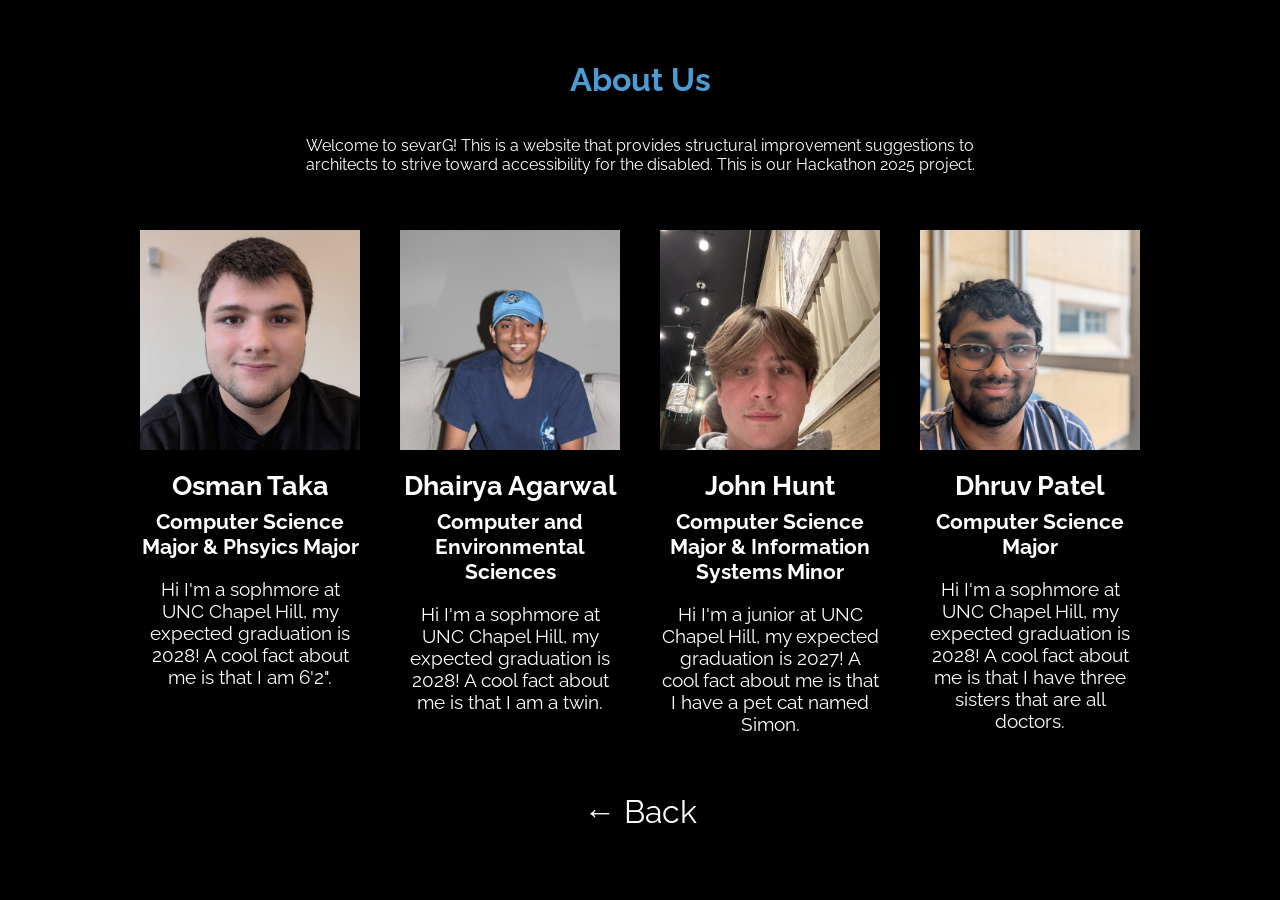
<file: hover-demo/about.html>
<!DOCTYPE html>
<html lang="en">
<head>
  <meta charset="UTF-8" />
  <meta name="viewport" content="width=device-width, initial-scale=1.0" />
  <title>About Us</title>
  <link rel="stylesheet" href="hover-menu.css" />
  <link href="https://fonts.googleapis.com/css?family=Raleway:400,700&display=swap" rel="stylesheet">
</head>
<body style="background: #000;">
  <div style="color: white; font-family: 'Raleway', sans-serif; padding: 40px;">
    <div style="display: flex; flex-direction: column; align-items: center;">
      <h1 style="color: #4B9CD3; text-align: center;">About Us</h1>
      <p style="text-align: center; max-width: 700px;">Welcome to sevarG! This is a website that provides structural improvement suggestions to architects to strive toward accessibility for the disabled. This is our Hackathon 2025 project.</p>
      <div style="display: flex; flex-wrap: wrap; gap: 40px; justify-content: center; margin-top: 40px;">
        <div style="width: 220px; text-align: center;">
          <img src="images/pfp.Osman.jpg" alt="Osman Taka" style="width: 220px; height: 220px; background: #222; object-fit: cover; margin-bottom: 16px;" />
          <h2 style="font-size: 20pt; margin: 0;">Osman Taka</h2>
                  <h3 style="font-size: 16pt; margin: 8px 0 0 0;">Computer Science Major & Phsyics Major</h3>
          <p style="font-size: 14pt;">Hi I'm a sophmore at UNC Chapel Hill, my expected graduation is 2028! A cool fact about me is that I am 6'2".</p>
        </div>
        <div style="width: 220px; text-align: center;">
          <img src="images/pfp.dhairya.jpg" alt="Dhairya Agarwal" style="width: 220px; height: 220px; background: #222; object-fit: cover; margin-bottom: 16px;" />
          <h2 style="font-size: 20pt; margin: 0;">Dhairya Agarwal</h2>
                  <h3 style="font-size: 16pt; margin: 8px 0 0 0;">Computer and Environmental Sciences</h3>

          <p style="font-size: 14pt;">Hi I'm a sophmore at UNC Chapel Hill, my expected graduation is 2028! A cool fact about me is that I am a twin.</p>
        </div>
        <div style="width: 220px; text-align: center;">
          <img src="images/pfp.John.jpg" alt="John Hunt" style="width: 220px; height: 220px; background: #222; object-fit: cover; margin-bottom: 16px;" />
          <h2 style="font-size: 20pt; margin: 0;">John Hunt</h2>
          <h3 style="font-size: 16pt; margin: 8px 0 0 0;">Computer Science Major & Information Systems Minor</h3>
          <p style="font-size: 14pt;">Hi I'm a junior at UNC Chapel Hill, my expected graduation is 2027! A cool fact about me is that I have a pet cat named Simon.</p>
        </div>
        <div style="width: 220px; text-align: center;">
          <img src="images/pfp.dhruv.jpg" alt="Dhruv Patel" style="width: 220px; height: 220px; background: #222; object-fit: cover; margin-bottom: 16px;" />
          <h2 style="font-size: 20pt; margin: 0;">Dhruv Patel</h2>
        <h3 style="font-size: 16pt; margin: 8px 0 0 0;">Computer Science Major</h3>
          <p style="font-size: 14pt;">Hi I'm a sophmore at UNC Chapel Hill, my expected graduation is 2028! A cool fact about me is that I have three sisters that are all doctors.</p>
        </div>
      </div>
      <a href="index.html" style="color: #fff; font-size: 24pt; text-decoration: none; display: block; margin-top: 40px;">&larr; Back</a>
    </div>
  </div>
</body>
</html>
</file>
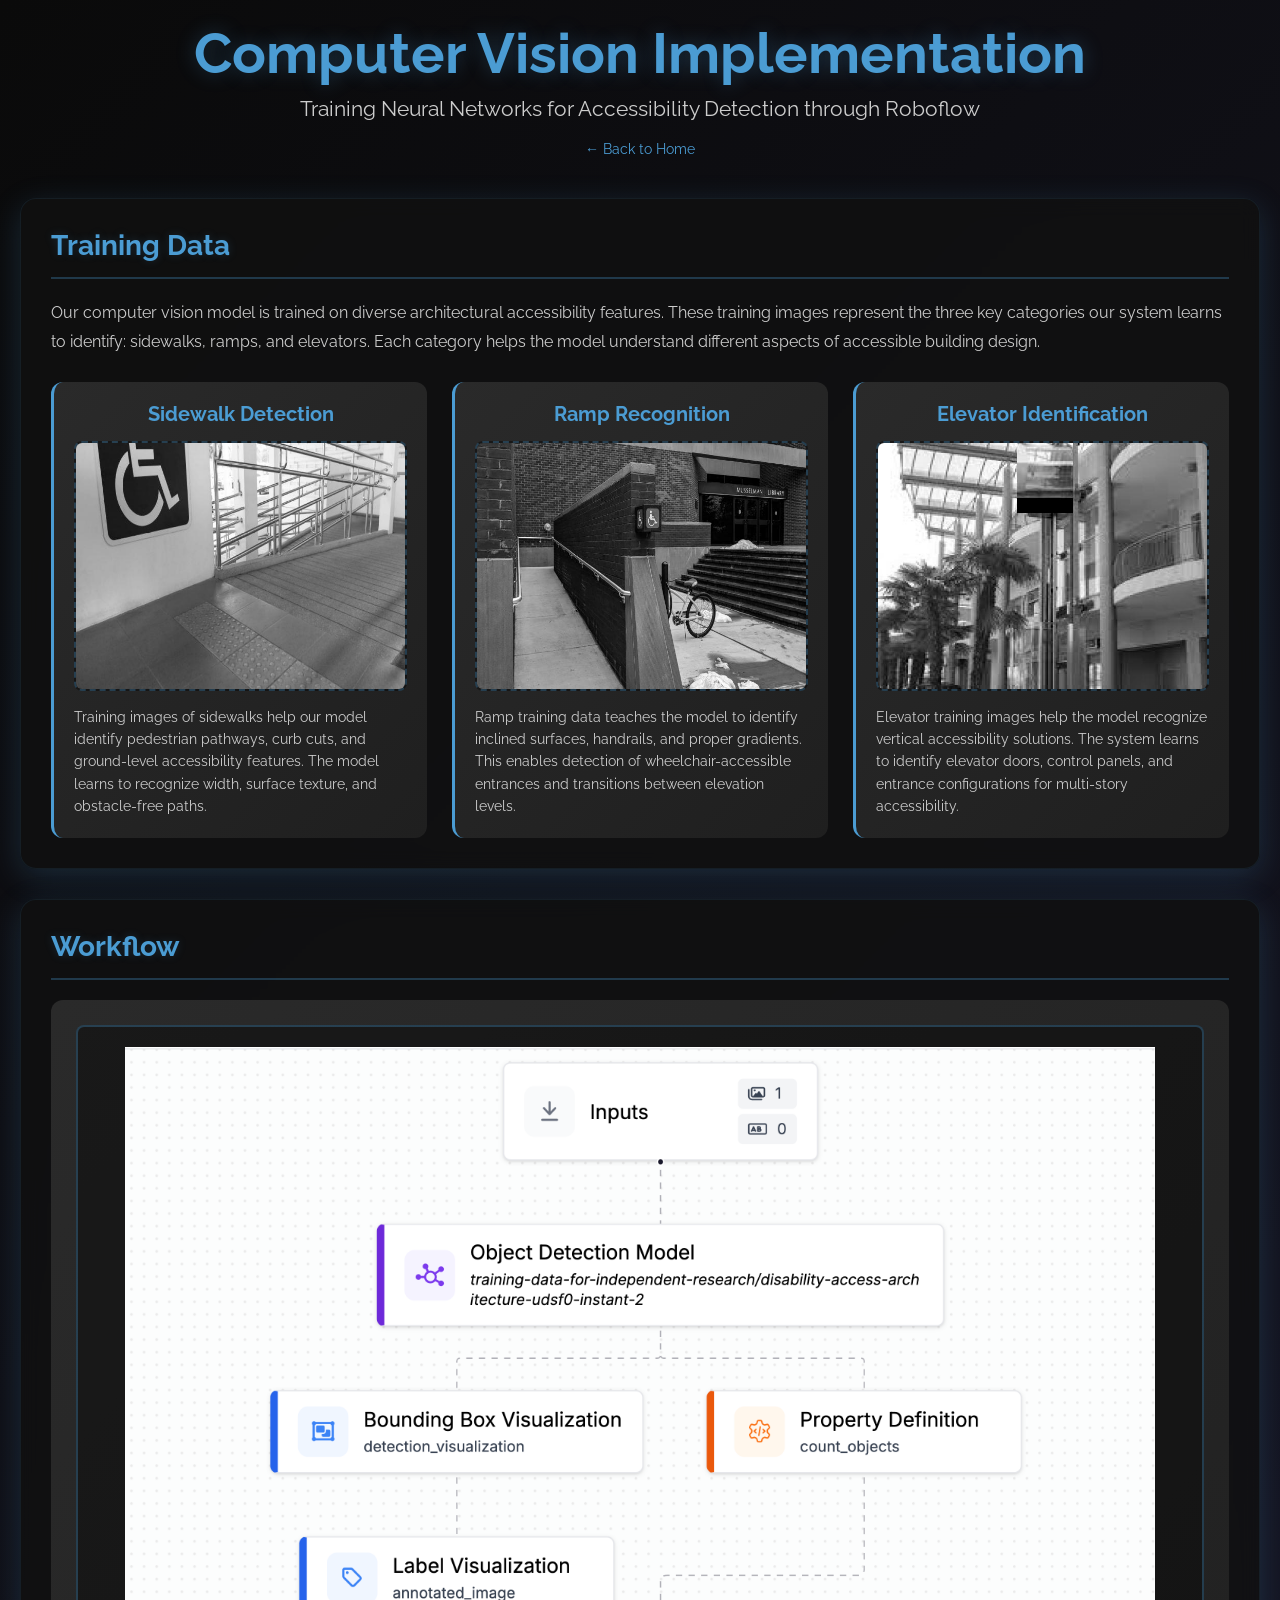
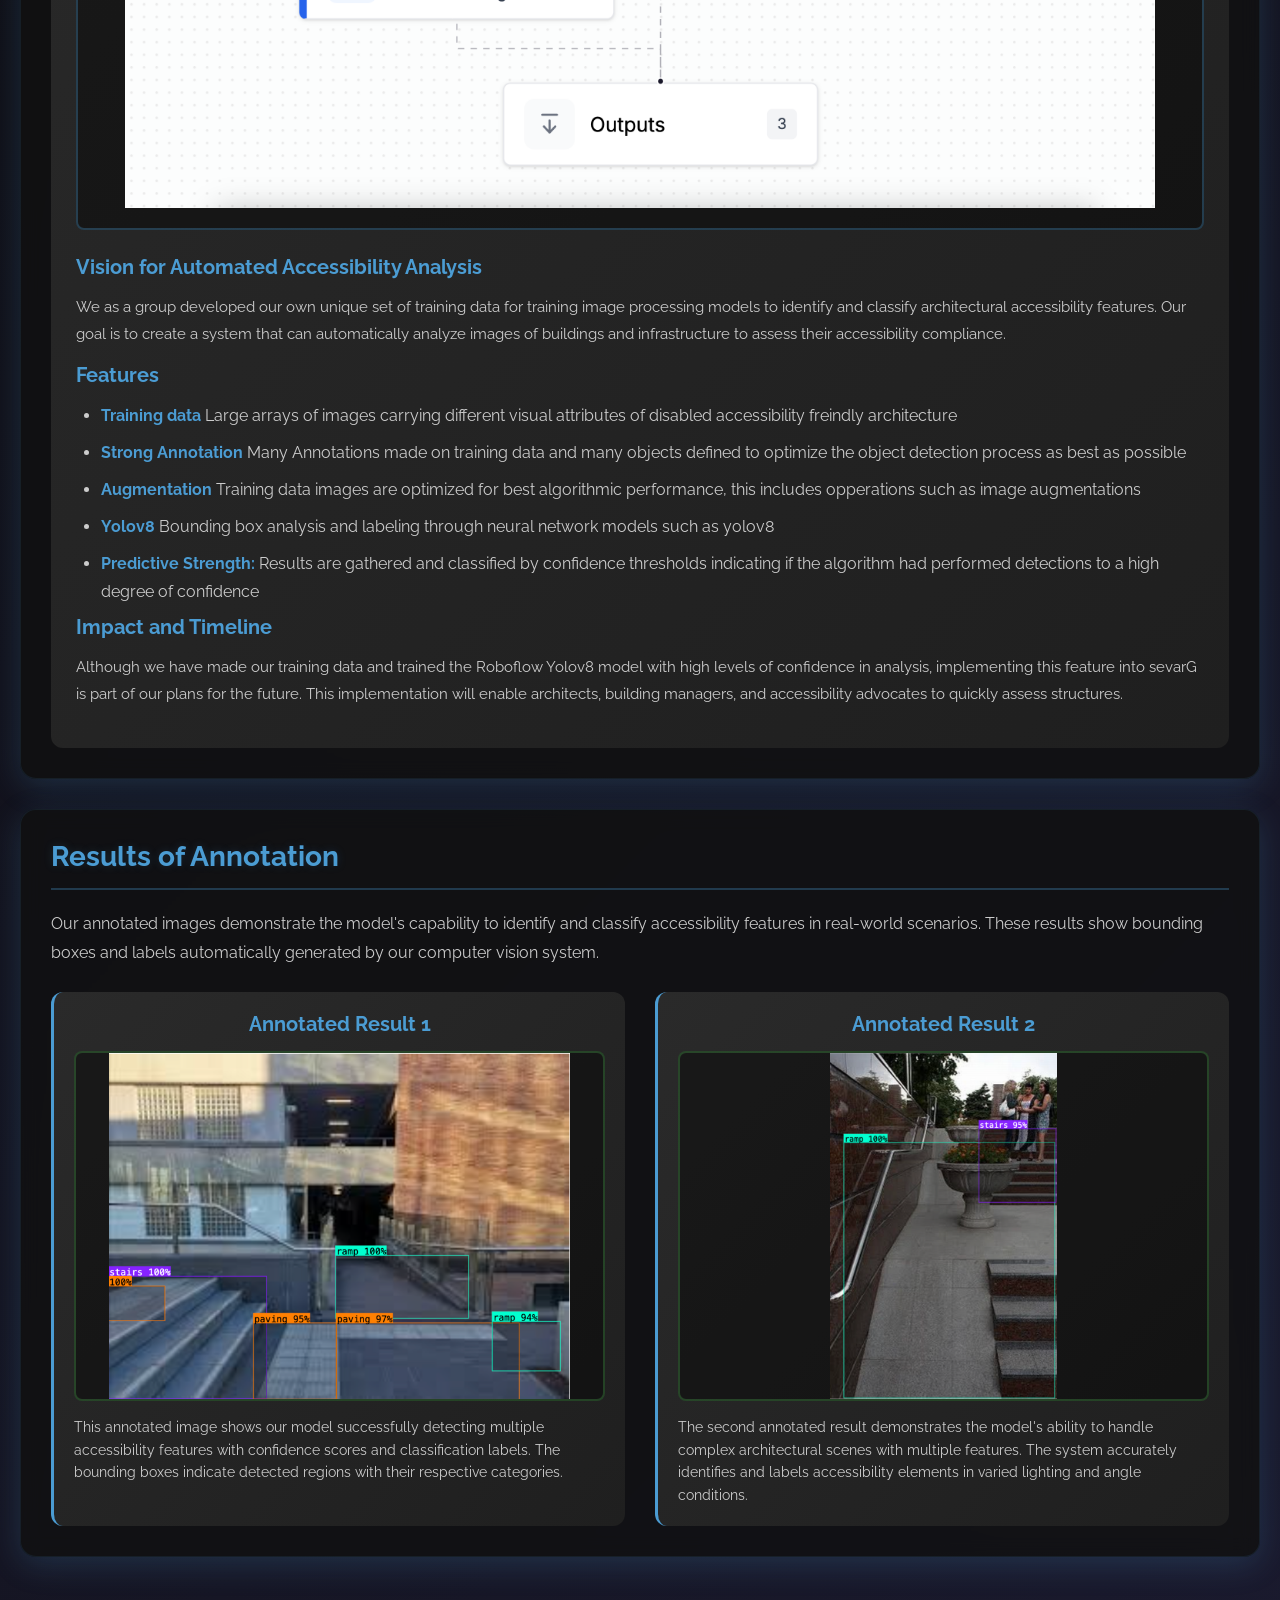
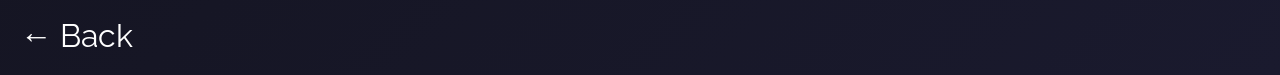
<file: hover-demo/future.html>
<!DOCTYPE html>
<html lang="en">
<head>
  <meta charset="UTF-8" />
  <meta name="viewport" content="width=device-width, initial-scale=1.0" />
  <title>Computer Vision Implementation - sevarG</title>
  <link rel="stylesheet" href="future.css" />
  <link href="https://fonts.googleapis.com/css?family=Raleway:400,700&display=swap" rel="stylesheet">
</head>
<body>
  <div class="header">
    <h1>Computer Vision Implementation</h1>
    <p class="subtitle">Training Neural Networks for Accessibility Detection through Roboflow</p>
    <a href="index.html" class="back-link">← Back to Home</a>
  </div>

  <div class="container">
    <section class="section">
      <h2 class="section-title">Training Data</h2>
      <p class="section-description">
        Our computer vision model is trained on diverse architectural accessibility features. These training images represent the three key categories our system learns to identify: sidewalks, ramps, and elevators. Each category helps the model understand different aspects of accessible building design.
      </p>
      
      <div class="training-grid">
        <div class="training-item">
          <h3>Sidewalk Detection</h3>
          <div class="image-container">
            <img src="images-future/pavement.jpg" alt="Training data - Sidewalk" />
          </div>
          <p class="training-description">
            Training images of sidewalks help our model identify pedestrian pathways, curb cuts, and ground-level accessibility features. The model learns to recognize width, surface texture, and obstacle-free paths.
          </p>
        </div>

        <div class="training-item">
          <h3>Ramp Recognition</h3>
          <div class="image-container">
            <img src="images-future/ramp.jpg" alt="Training data - Ramp" />
          </div>
          <p class="training-description">
            Ramp training data teaches the model to identify inclined surfaces, handrails, and proper gradients. This enables detection of wheelchair-accessible entrances and transitions between elevation levels.
          </p>
        </div>

        <div class="training-item">
          <h3>Elevator Identification</h3>
          <div class="image-container">
            <img src="images-future/elevator.jpg" alt="Training data - Elevator" />
          </div>
          <p class="training-description">
            Elevator training images help the model recognize vertical accessibility solutions. The system learns to identify elevator doors, control panels, and entrance configurations for multi-story accessibility.
          </p>
        </div>
      </div>
    </section>
    <section class="section">
      <h2 class="section-title">Workflow</h2>
      <div class="implementation-content">
        <div class="workflow-image-container">
          <img src="images-future/workflow.png" alt="Workflow diagram" />
        </div>
        <h3>Vision for Automated Accessibility Analysis</h3>
        <p>
          We as a group developed our own unique set of training data for training image processing models to identify and classify architectural accessibility features. Our goal is to create a system that can automatically analyze images of buildings and infrastructure to assess their accessibility compliance.
        </p>

        <h3>Features</h3>
        <ul>
          <li><strong>Training data</strong> Large arrays of images carrying different visual attributes of disabled accessibility freindly architecture </li>
          <li><strong>Strong Annotation</strong> Many Annotations made on training data and many objects defined to optimize the object detection process as best as possible</li>
          <li><strong>Augmentation</strong> Training data images are optimized for best algorithmic performance, this includes opperations such as image augmentations</li>
          <li><strong>Yolov8</strong> Bounding box analysis and labeling through neural network models such as yolov8</li>
          <li><strong>Predictive Strength:</strong> Results are gathered and classified by confidence thresholds indicating if the algorithm had performed detections to a high degree of confidence</li>
        </ul>
        <h3>Impact and Timeline</h3>
        <p>
          Although we have made our training data and trained the Roboflow Yolov8 model with high levels of confidence in analysis, implementing this feature into sevarG is part of our plans for the future. This implementation will enable architects, building managers, and accessibility advocates to quickly assess structures.
        </p>
      </div>
    </section>
    <section class="section">
      <h2 class="section-title">Results of Annotation</h2>
      <p class="section-description">
        Our annotated images demonstrate the model's capability to identify and classify accessibility features in real-world scenarios. These results show bounding boxes and labels automatically generated by our computer vision system.
      </p>
      
      <div class="results-grid">
        <div class="result-item">
          <h3>Annotated Result 1</h3>
          <div class="result-image-container">
            <img src="images-future/annotation_!.png" alt="Annotated detection result 1" />
          </div>
          <p class="result-description">
            This annotated image shows our model successfully detecting multiple accessibility features with confidence scores and classification labels. The bounding boxes indicate detected regions with their respective categories.
          </p>
        </div>

        <div class="result-item">
          <h3>Annotated Result 2</h3>
          <div class="result-image-container">
            <img src="images-future/annotation_2.png" alt="Annotated detection result 2" />
          </div>
          <p class="result-description">
            The second annotated result demonstrates the model's ability to handle complex architectural scenes with multiple features. The system accurately identifies and labels accessibility elements in varied lighting and angle conditions.
          </p>
        </div>
      </div>
    </section>
  </div>
</body>
            </div>
            
            <a href="index.html" style="color: #fff; font-size: 24pt; text-decoration: none; display: block; margin-top: 60px;">&larr; Back</a>
        </div>
</html>
</file>
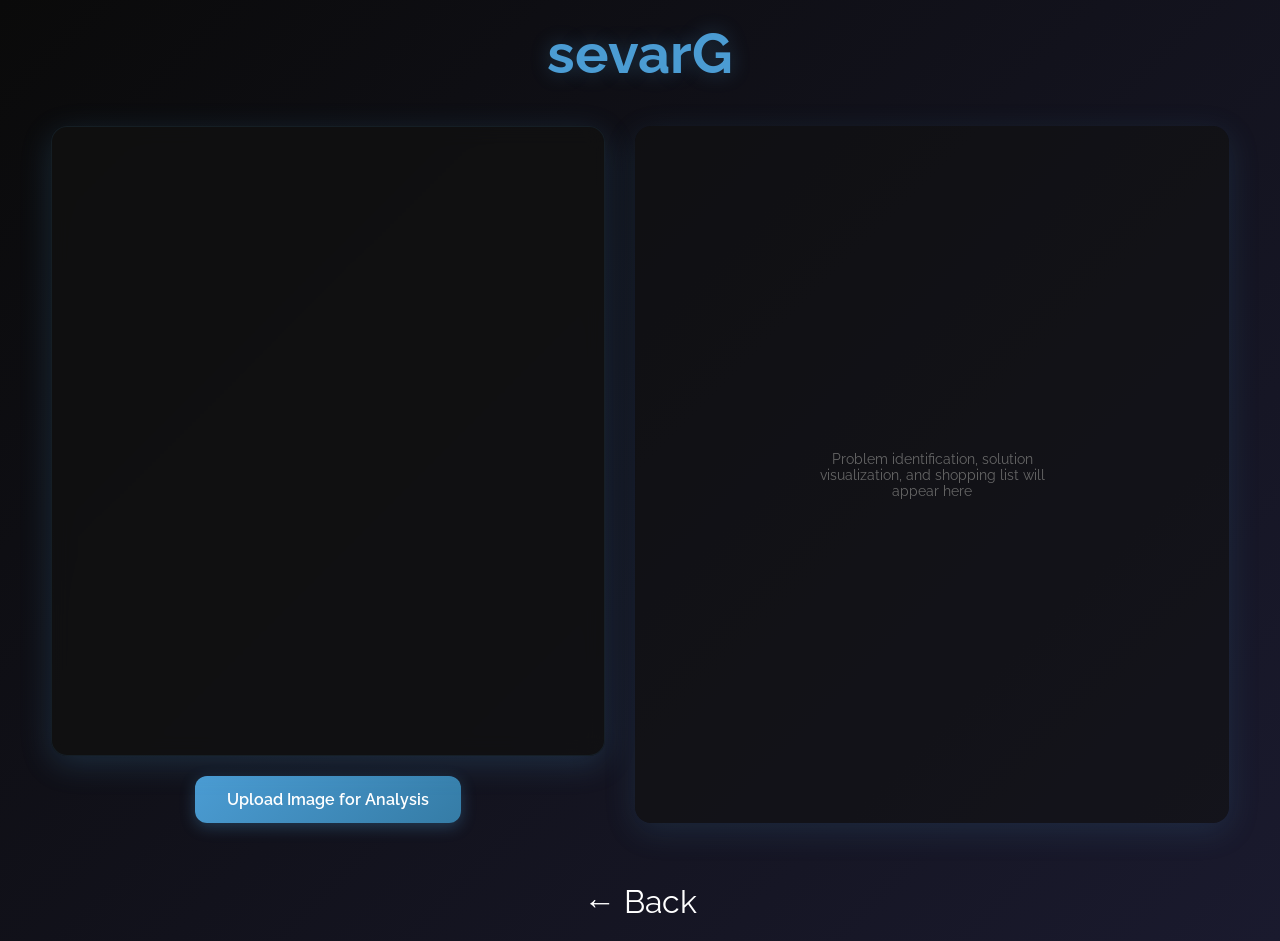
<file: hover-demo/sevarG.html>
<!DOCTYPE html>
<html lang="en">
<head>
  <meta charset="UTF-8" />
  <meta name="viewport" content="width=device-width, initial-scale=1.0" />
  <title>sevarG Chat</title>
  <link href="https://fonts.googleapis.com/css?family=Raleway:400,700&display=swap" rel="stylesheet">
  <link rel="stylesheet" href="sevarG.css">
</head>

<body>
  <h1>sevarG</h1>
  <div id="sevarg-layout">
    <div id="chat-section">
      <div id="chat-container"></div>
      <div id="loading">Analyzing image... please wait <span class="spinner"></span></div>

      <label for="file-upload" id="upload-label">Upload Image for Analysis</label>
      <input type="file" id="file-upload" accept="image/*" />
    </div>

    <div id="image-section">
      <img id="problem-output" alt="Problem Identification" style="display: none;" />
      <img id="solution-output" alt="Accessibility Solution" style="display: none;" />
      <div id="shopping-list-container" style="display: none;"></div>
      <p id="no-image-msg">Problem identification, solution visualization, and shopping list will appear here</p>
    </div>
  </div>

  <script>
    const fileInput = document.getElementById('file-upload');
    const chatContainer = document.getElementById('chat-container');
    const loading = document.getElementById('loading');
    const problemImg = document.getElementById('problem-output');
    const solutionImg = document.getElementById('solution-output');
    const shoppingListContainer = document.getElementById('shopping-list-container');
    const noImageMsg = document.getElementById('no-image-msg');

    const appendMessage = (text, sender, isHTML = false) => {
      const msg = document.createElement('div');
      msg.classList.add('message', sender);
      msg.innerHTML = isHTML ? text : text.replace(/\n/g, '<br>');
      chatContainer.appendChild(msg);
      chatContainer.scrollTop = chatContainer.scrollHeight;
    };

    const formatGeminiResponse = (text) => {
      let html = '<h3>Accessibility Analysis</h3>';
      const lowerText = text.toLowerCase();
      if (lowerText.includes('fully accessible') || lowerText.includes('good accessibility')) {
        html += '<span class="status-badge status-accessible">Accessible</span>';
      } else if (lowerText.includes('limited accessibility') || lowerText.includes('some features')) {
        html += '<span class="status-badge status-needs-improvement">Needs Improvement</span>';
      } else if (lowerText.includes('no') || lowerText.includes('not accessible')) {
        html += '<span class="status-badge status-inaccessible">Inaccessible</span>';
      }

      text = text.replace(/\*\*([^*]+)\*\*/g, '<strong>$1</strong>');
      
      const sections = text.split(/\n\n+/);
      sections.forEach(section => {
        section = section.trim();
        if (!section) return;

        if (section.startsWith('##')) {
          const heading = section.replace(/^##\s*/, '');
          html += `<h4>${heading}</h4>`;
        } else if (section.includes('\n* ') || section.includes('\n- ') || section.includes('\n- **')) {
          const items = section.split('\n').filter(s => s.trim()).map(item => {
            let cleanItem = item.replace(/^[-*]\s*/, '').trim();
            return `<li>${cleanItem}</li>`;
          });
          html += '<ul>' + items.join('') + '</ul>';
        } else if (/^\d+\.\s/.test(section)) {
          const items = section.split(/(?=\d+\.\s)/).map(item => {
            let cleanItem = item.replace(/^\d+\.\s*/, '').trim();
            return `<li>${cleanItem}</li>`;
          });
          html += '<ol>' + items.join('') + '</ol>';
        } else {
          html += `<p>${section}</p>`;
        }
      });
      return html;
    };

    const displayShoppingList = (shoppingList) => {
      if (!shoppingList || shoppingList.length === 0) {
        return;
      }

      shoppingListContainer.innerHTML = `
        <div class="shopping-list-header">
          <h3>Lowe's Shopping List</h3>
          <p class="shopping-subtitle">Products to improve accessibility</p>
        </div>
        <div class="shopping-items">
          ${shoppingList.map(item => `
            <div class="shopping-item">
              <div class="item-header">
                <h4 class="item-name">${item.product_name}</h4>
                <span class="item-price">${item.price_range}</span>
              </div>
              <div class="item-category">${item.category}</div>
              <p class="item-description">${item.description}</p>
              <a href="${item.url}" target="_blank" class="item-link">
                View at Lowe's
              </a>
            </div>
          `).join('')}
        </div>
      `;
      shoppingListContainer.style.display = 'block';
    };

    const typeFormattedText = async (html, sender) => {
      const msg = document.createElement('div');
      msg.classList.add('message', sender);
      chatContainer.appendChild(msg);
      msg.style.opacity = '0';
      msg.innerHTML = html;
      await new Promise(r => setTimeout(r, 100));
      msg.style.transition = 'opacity 0.5s ease';
      msg.style.opacity = '1';
      chatContainer.scrollTop = chatContainer.scrollHeight;
    };

    fileInput.addEventListener('change', async (event) => {
      const file = event.target.files[0];
      if (!file) return;

      problemImg.style.display = 'none';
      solutionImg.style.display = 'none';
      shoppingListContainer.style.display = 'none';
      noImageMsg.style.display = 'block';

      appendMessage(`Uploaded: ${file.name}`, 'user');
      loading.style.display = 'block';

      const formData = new FormData();
      formData.append('file', file);

      try {
        const res = await fetch('https://sevarg.onrender.com/gemini', {
          method: 'POST',
          body: formData
        });

        const data = await res.json();
        console.log('Full response:', data);
        
        loading.style.display = 'none';

        if (data.response) {
          const formattedHTML = formatGeminiResponse(data.response);
          await typeFormattedText(formattedHTML, 'ai');
        }

        if (data.problem_image) {
          console.log('Displaying problem identification image');
          problemImg.src = data.problem_image;
          problemImg.style.display = 'block';
          noImageMsg.style.display = 'none';
        }

        if (data.shopping_list && data.shopping_list.length > 0) {
          console.log('Displaying shopping list');
          displayShoppingList(data.shopping_list);
        }

      } catch (err) {
        loading.style.display = 'none';
        console.error('Error:', err);
        appendMessage(`Error: ${err.message}`, 'ai');
      }
    });
  </script>
</body>
            </div>
            
            <a href="index.html" style="color: #fff; font-size: 24pt; text-decoration: none; display: block; margin-top: 60px;">&larr; Back</a>
        </div>

</html>
</file>
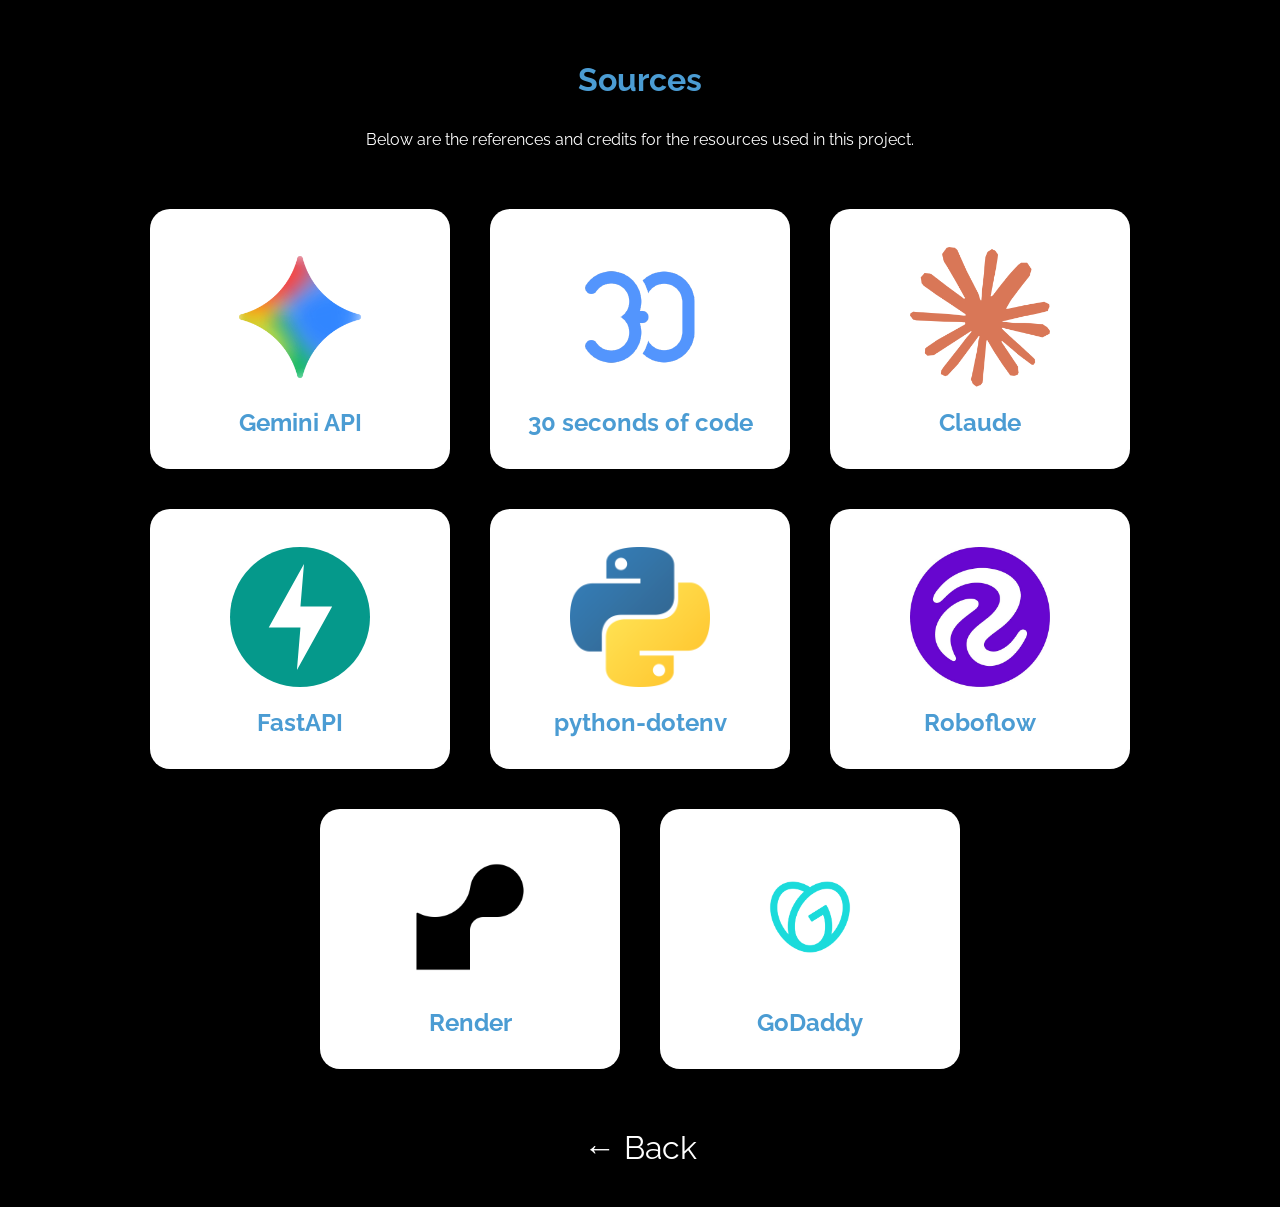
<file: hover-demo/sources.html>
<!DOCTYPE html>
<html lang="en">
<head>
    <meta charset="UTF-8" />
    <meta name="viewport" content="width=device-width, initial-scale=1.0" />
    <title>Sources</title>
    <link href="https://fonts.googleapis.com/css?family=Raleway:400,700&display=swap" rel="stylesheet">
</head>
<body style="background: #000; margin: 0; padding: 0;">
    <div style="color: white; font-family: 'Raleway', sans-serif; padding: 40px;">
        <div style="display: flex; flex-direction: column; align-items: center;">
            <h1 style="color: #4B9CD3; text-align: center; margin-bottom: 16px;">Sources</h1>
            <p style="text-align: center; max-width: 700px; margin-bottom: 60px;">Below are the references and credits for the resources used in this project.</p>
            
            <div style="width: 100%; max-width: 1100px; display: flex; flex-wrap: wrap; justify-content: center; gap: 40px;">
    
                <div style="flex: 1 1 250px; max-width: 300px; min-width: 200px; height: 260px; display: flex; flex-direction: column; align-items: center; justify-content: space-between; background: #fff; border-radius: 20px; padding: 32px 16px; box-sizing: border-box;">
                    <div style="flex: 1; display: flex; align-items: center; justify-content: center; width: 100%;">
                        <img src="image-sources/geminiapi_logo.webp" alt="Gemini API logo" style="width: 140px; height: 140px; object-fit: contain;" />
                    </div>
                    <span style="color: #4B9CD3; font-size: 18pt; font-weight: bold; text-align: center; margin-top: 16px;">Gemini API</span>
                </div>

                <div style="flex: 1 1 250px; max-width: 300px; min-width: 200px; height: 260px; display: flex; flex-direction: column; align-items: center; justify-content: space-between; background: #fff; border-radius: 20px; padding: 32px 16px; box-sizing: border-box;">
                    <div style="flex: 1; display: flex; align-items: center; justify-content: center; width: 100%;">
                        <img src="image-sources/30seconds_logo.png" alt="30 seconds of code logo" style="width: 140px; height: 140px; object-fit: contain;" />
                    </div>
                    <span style="color: #4B9CD3; font-size: 18pt; font-weight: bold; text-align: center; margin-top: 16px;">30 seconds of code</span>
                </div>

                <div style="flex: 1 1 250px; max-width: 300px; min-width: 200px; height: 260px; display: flex; flex-direction: column; align-items: center; justify-content: space-between; background: #fff; border-radius: 20px; padding: 32px 16px; box-sizing: border-box;">
                    <div style="flex: 1; display: flex; align-items: center; justify-content: center; width: 100%;">
                        <img src="image-sources/claude_logo.png" alt="Claude logo" style="width: 140px; height: 140px; object-fit: contain;" />
                    </div>
                    <span style="color: #4B9CD3; font-size: 18pt; font-weight: bold; text-align: center; margin-top: 16px;">Claude</span>
                </div>

                <div style="flex: 1 1 250px; max-width: 300px; min-width: 200px; height: 260px; display: flex; flex-direction: column; align-items: center; justify-content: space-between; background: #fff; border-radius: 20px; padding: 32px 16px; box-sizing: border-box;">
                    <div style="flex: 1; display: flex; align-items: center; justify-content: center; width: 100%;">
                        <img src="image-sources/fastapi_logo.svg" alt="FastAPI logo" style="width: 140px; height: 140px; object-fit: contain;" />
                    </div>
                    <span style="color: #4B9CD3; font-size: 18pt; font-weight: bold; text-align: center; margin-top: 16px;">FastAPI</span>
                </div>

                <div style="flex: 1 1 250px; max-width: 300px; min-width: 200px; height: 260px; display: flex; flex-direction: column; align-items: center; justify-content: space-between; background: #fff; border-radius: 20px; padding: 32px 16px; box-sizing: border-box;">
                    <div style="flex: 1; display: flex; align-items: center; justify-content: center; width: 100%;">
                        <img src="image-sources/python_logo.png" alt="python-dotenv logo" style="width: 140px; height: 140px; object-fit: contain;" />
                    </div>
                    <span style="color: #4B9CD3; font-size: 18pt; font-weight: bold; text-align: center; margin-top: 16px;">python-dotenv</span>
                </div>
                                <div style="flex: 1 1 250px; max-width: 300px; min-width: 200px; height: 260px; display: flex; flex-direction: column; align-items: center; justify-content: space-between; background: #fff; border-radius: 20px; padding: 32px 16px; box-sizing: border-box;">
                    <div style="flex: 1; display: flex; align-items: center; justify-content: center; width: 100%;">
                        <img src="image-sources/roboflow.jpg" alt="Roboflow" style="width: 140px; height: 140px; object-fit: contain;" />
                    </div>
                    <span style="color: #4B9CD3; font-size: 18pt; font-weight: bold; text-align: center; margin-top: 16px;">Roboflow</span>
                </div>
                 <div style="flex: 1 1 250px; max-width: 300px; min-width: 200px; height: 260px; display: flex; flex-direction: column; align-items: center; justify-content: space-between; background: #fff; border-radius: 20px; padding: 32px 16px; box-sizing: border-box;">
                    <div style="flex: 1; display: flex; align-items: center; justify-content: center; width: 100%;">
                        <img src="image-sources/render_logo.jpg" alt="python-dotenv logo" style="width: 140px; height: 140px; object-fit: contain;" />
                    </div>
                    <span style="color: #4B9CD3; font-size: 18pt; font-weight: bold; text-align: center; margin-top: 16px;">Render</span>
                </div>
                <div style="flex: 1 1 250px; max-width: 300px; min-width: 200px; height: 260px; display: flex; flex-direction: column; align-items: center; justify-content: space-between; background: #fff; border-radius: 20px; padding: 32px 16px; box-sizing: border-box;">
                    <div style="flex: 1; display: flex; align-items: center; justify-content: center; width: 100%;">
                        <img src="image-sources/godaddy_logo.png" alt="python-dotenv logo" style="width: 140px; height: 140px; object-fit: contain;" />
                    </div>
                    <span style="color: #4B9CD3; font-size: 18pt; font-weight: bold; text-align: center; margin-top: 16px;">GoDaddy</span>
                </div>

            </div>

            
            
            <a href="index.html" style="color: #fff; font-size: 24pt; text-decoration: none; display: block; margin-top: 60px;">&larr; Back</a>
        </div>
    </div>
</body>
</html>
</file>
<file: hover-demo/hover-menu.css>
.center-hover-wrapper {
  position: absolute;
  top: 50%;
  left: 50%;
  transform: translate(-50%, -50%);
  display: flex;
  flex-direction: column;
  align-items: center;
  justify-content: center;
  width: 100vw;
  z-index: 10;
}
.hover-menu {
  position: relative;
  display: flex;
  flex-direction: column;
  align-items: center;
  justify-content: center;
  background: none;
  margin: 0;
  width: auto;
  text-align: center;
  box-sizing: border-box;
}
.hover-menu nav {
  position: static;
  width: auto;
  background: none;
  transition: 0.3s ease-in-out;
  display: flex;
  flex-direction: column;
  justify-content: center;
  align-items: center;
  opacity: 1;
  pointer-events: auto;
  z-index: 11;
  margin-top: 24px;
}
.hover-menu nav a {
  text-decoration: none;
  font-size: 1.5rem;
  font-family: 'Raleway', sans-serif;
  display: block;
  color: #fff;
  opacity: 0.9;
  position: relative;
  transition: 0.3s ease-in-out;
  margin: 18px 0;
  background: none;
  box-shadow: none;
  padding: 0 0 0 0;
  text-align: center;
}

.responsive-logo {
  width: calc(320px * var(--logo-scale, 1));
  max-width: calc(32vw * var(--logo-scale, 1));
  min-width: calc(180px * var(--logo-scale, 1));
  height: auto;
  object-fit: contain;
  display: block;
  border-radius: 32px;
  margin: calc(60px * var(--logo-scale, 1)) auto 0 auto;
  background: none;
  box-shadow: none;
}
.hover-menu {
  position: relative;
  overflow: hidden;
  margin: 0;
  width: 100vw;
  background: transparent;
  text-align: center;
  box-sizing: border-box;
}
.hover-menu nav {
  position: absolute;
  top: 0;
  left: -120px;
  width: 120px;
  height: 100%;
  background: none;
  transition: 0.3s ease-in-out;
  display: flex;
  flex-direction: column;
  justify-content: center;
  opacity: 0;
  pointer-events: none;
  box-shadow: none;
  z-index: 3;
}
.hover-menu nav a {
  text-decoration: none;
  font-size: 10pt;
  font-family: 'Raleway', sans-serif;
  display: block;
  color: #fff;
  opacity: 0.8;
  position: relative;
  transition: 0.3s ease-in-out;
}
.hover-menu:hover nav {
  left: 0;
  opacity: 1;
  pointer-events: auto;
}
.hover-menu:hover img {
  opacity: 0.5;
  right: -120px;
}
.hover-menu:hover nav a {
  transform: translateX(90px);
}
body {
  margin: 0;
  background: #000;
  min-height: 100vh;
  background-image: url('images/wilsonstock.png');
  background-size: cover;
  background-position: center;
  background-repeat: no-repeat;
  background-attachment: fixed;
}
.hover-menu {
  position: relative;
  overflow: hidden;
  margin: 0;
  width: 100vw;
  background: transparent;
  text-align: center;
  box-sizing: border-box;
}
/* Main caption overlay at bottom */
.main-caption {
  position: fixed;
  left: 0;
  bottom: 0;
  width: 100vw;
  padding: 32px 0 24px 0;
  text-align: center;
  font-size: 18 px;
  font-family: 'Raleway', sans-serif;
  color: #fff;
  z-index: 20;
  font-weight: 500;
  letter-spacing: 0.04em;
  background: none;
  text-shadow: 0 2px 16px #000a, 0 1px 1px #0008;
}
.hover-menu * {
  box-sizing: border-box;
}
.hover-menu img {
  position: relative;
  max-width: 100%;
  top: 0;
  right: 0;
  opacity: 1;
  transition: 0.3s ease-in-out;
}
.hover-menu nav {
  position: absolute;
  top: 0;
  left: -120px;
  width: 120px;
  height: 100%;
  background: none;
  transition: 0.3s ease-in-out;
  display: flex;
  flex-direction: column;
  justify-content: center;
  opacity: 0;
  pointer-events: none;
  box-shadow: none;
  z-index: 3;
}
.hover-menu nav a {
  text-decoration: none;
  font-size: 20pt;
  font-family: 'Raleway', sans-serif;
  display: block;
  color: #fff;
  opacity: 0.8;
  position: relative;
  transition: 0.3s ease-in-out;
}
.hover-menu:hover nav {
  left: 0;
  opacity: 1;
  pointer-events: auto;
}
.hover-menu:hover img {
  opacity: 0.5;
  right: -120px;
}
.hover-menu:hover nav {
  left: 0;
  opacity: 1;
  pointer-events: auto;
}
</file>
<file: hover-demo/future.css>
* {
  margin: 0;
  padding: 0;
  box-sizing: border-box;
}

body {
  background: linear-gradient(135deg, #0a0a0a 0%, #1a1a2e 100%);
  color: white;
  font-family: 'Raleway', sans-serif;
  min-height: 100vh;
  padding: 20px;
}

.header {
  text-align: center;
  margin-bottom: 40px;
}

h1 {
  color: #4B9CD3;
  font-size: 42pt;
  margin-bottom: 10px;
  text-shadow: 0 0 20px rgba(75,156,211,0.3);
}

.subtitle {
  font-size: 16pt;
  color: #ccc;
  margin-bottom: 10px;
}

.back-link {
  display: inline-block;
  color: #4B9CD3;
  text-decoration: none;
  font-size: 14px;
  margin-top: 10px;
  transition: all 0.2s ease;
}

.back-link:hover {
  color: #4B9CD3;
  transform: translateX(-3px);
}

.container {
  max-width: 1400px;
  margin: 0 auto;
}

.section {
  background: rgba(17, 17, 17, 0.8);
  backdrop-filter: blur(10px);
  border-radius: 16px;
  padding: 30px;
  margin-bottom: 30px;
  box-shadow: 0 8px 32px rgba(75,156,211,0.2);
  border: 1px solid rgba(75,156,211,0.1);
}

.section-title {
  color: #4B9CD3;
  font-size: 28px;
  margin-bottom: 20px;
  padding-bottom: 15px;
  border-bottom: 2px solid rgba(75,156,211,0.3);
  text-shadow: 0 0 10px rgba(75,156,211,0.2);
}

.section-description {
  color: #ccc;
  font-size: 16px;
  line-height: 1.8;
  margin-bottom: 25px;
}

/* Training Data Section */
.training-grid {
  display: grid;
  grid-template-columns: repeat(auto-fit, minmax(300px, 1fr));
  gap: 25px;
  margin-top: 25px;
}

.training-item {
  background: linear-gradient(135deg, #2a2a2a 0%, #1f1f1f 100%);
  border-radius: 12px;
  padding: 20px;
  border-left: 3px solid #4B9CD3;
  transition: all 0.3s ease;
}

.training-item:hover {
  transform: translateY(-5px);
  box-shadow: 0 8px 25px rgba(75,156,211,0.3);
}

.training-item h3 {
  color: #4B9CD3;
  font-size: 20px;
  margin-bottom: 15px;
  text-align: center;
}

.image-container {
  width: 100%;
  height: 250px;
  background: rgba(0,0,0,0.4);
  border-radius: 8px;
  overflow: hidden;
  margin-bottom: 15px;
  display: flex;
  align-items: center;
  justify-content: center;
  border: 2px dashed rgba(75,156,211,0.3);
}

.image-container img {
  width: 100%;
  height: 100%;
  object-fit: cover;
}

.image-placeholder {
  color: #666;
  font-size: 14px;
  text-align: center;
}

.training-description {
  color: #ccc;
  font-size: 14px;
  line-height: 1.6;
}

/* Workflow Section */
.implementation-content {
  background: linear-gradient(135deg, #2a2a2a 0%, #1f1f1f 100%);
  border-radius: 12px;
  padding: 25px;
  margin-top: 20px;
}

.workflow-image-container {
  width: 100%;
  height: auto;
  min-height: 500px;
  background: rgba(0,0,0,0.4);
  border-radius: 8px;
  overflow: hidden;
  margin-bottom: 25px;
  display: flex;
  align-items: center;
  justify-content: center;
  border: 2px solid rgba(75,156,211,0.3);
  padding: 20px;
}

.workflow-image-container img {
  width: 95%;
  max-width: 1400px;
  height: auto;
  object-fit: contain;
}

.implementation-content h3 {
  color: #4B9CD3;
  font-size: 20px;
  margin-bottom: 15px;
}

.implementation-content p {
  color: #ccc;
  font-size: 15px;
  line-height: 1.8;
  margin-bottom: 15px;
}

.implementation-content ul {
  margin-left: 25px;
  color: #ccc;
}

.implementation-content li {
  margin: 10px 0;
  line-height: 1.7;
}

.implementation-content strong {
  color: #4B9CD3;
}

/* Results Section */
.results-grid {
  display: grid;
  grid-template-columns: repeat(auto-fit, minmax(400px, 1fr));
  gap: 30px;
  margin-top: 25px;
}

.result-item {
  background: linear-gradient(135deg, #2a2a2a 0%, #1f1f1f 100%);
  border-radius: 12px;
  padding: 20px;
  border-left: 3px solid #4B9CD3;
  transition: all 0.3s ease;
}

.result-item:hover {
  transform: translateY(-5px);
  box-shadow: 0 8px 25px rgba(76,175,80,0.3);
}

.result-item h3 {
  color: #4B9CD3;
  font-size: 20px;
  margin-bottom: 15px;
  text-align: center;
}

.result-image-container {
  width: 100%;
  height: 350px;
  background: rgba(0,0,0,0.4);
  border-radius: 8px;
  overflow: hidden;
  margin-bottom: 15px;
  display: flex;
  align-items: center;
  justify-content: center;
  border: 2px solid rgba(76,175,80,0.3);
}

.result-image-container img {
  width: 100%;
  height: 100%;
  object-fit: contain;
}

.result-description {
  color: #ccc;
  font-size: 14px;
  line-height: 1.6;
}

/* Responsive Design */
@media (max-width: 768px) {
  h1 {
    font-size: 32pt;
  }

  .subtitle {
    font-size: 14pt;
  }

  .section {
    padding: 20px;
  }

  .section-title {
    font-size: 24px;
  }

  .training-grid,
  .results-grid {
    grid-template-columns: 1fr;
  }
}
</file>
<file: hover-demo/sevarG.css>
* {
  margin: 0;
  padding: 0;
  box-sizing: border-box;
}

body {
  background: linear-gradient(135deg, #0a0a0a 0%, #1a1a2e 100%);
  color: white;
  font-family: 'Raleway', sans-serif;
  display: flex;
  flex-direction: column;
  align-items: center;
  padding: 20px;
  min-height: 100vh;
}

h1 {
  color: #4B9CD3;
  font-size: 42pt;
  margin-bottom: 10px;
  text-shadow: 0 0 20px rgba(75,156,211,0.3);
}

.subtitle {
  font-size: 16pt;
  color: #ccc;
  margin-bottom: 20px;
}

#sevarg-layout {
  display: flex;
  flex-direction: row;
  justify-content: space-between;
  width: 95%;
  max-width: 1400px;
  gap: 30px;
  margin-top: 30px;
}

#chat-section {
  flex: 1;
  display: flex;
  flex-direction: column;
  align-items: center;
}

#image-section {
  flex: 1;
  display: flex;
  flex-direction: column;
  justify-content: flex-start;
  align-items: center;
  background: rgba(17, 17, 17, 0.6);
  border-radius: 16px;
  box-shadow: 0 8px 32px rgba(75,156,211,0.15);
  padding: 20px;
  min-height: 70vh;
  position: relative;
  gap: 20px;
  overflow-y: auto;
}

#image-section::-webkit-scrollbar {
  width: 8px;
}

#image-section::-webkit-scrollbar-track {
  background: rgba(255,255,255,0.05);
  border-radius: 10px;
}

#image-section::-webkit-scrollbar-thumb {
  background: #4B9CD3;
  border-radius: 10px;
}

#image-section img {
  max-width: 100%;
  width: 90%;
  height: auto;
  object-fit: contain;
  border-radius: 12px;
  box-shadow: 0 4px 12px rgba(0,0,0,0.4);
}

#problem-output {
  border: 3px solid #f44336;
}

#solution-output {
  border: 3px solid #4caf50;
}

#no-image-msg {
  position: absolute;
  top: 50%;
  left: 50%;
  transform: translate(-50%, -50%);
  color: #666;
  font-size: 14px;
  text-align: center;
  padding: 0 20px;
}

/* Shopping List Styles */
#shopping-list-container {
  width: 90%;
  background: rgba(26, 26, 46, 0.8);
  border-radius: 12px;
  padding: 20px;
  margin-top: 10px;
}

.shopping-list-header {
  text-align: center;
  margin-bottom: 20px;
  padding-bottom: 15px;
  border-bottom: 2px solid rgba(75,156,211,0.3);
}

.shopping-list-header h3 {
  color: #4B9CD3;
  font-size: 24px;
  margin-bottom: 5px;
}

.shopping-subtitle {
  color: #999;
  font-size: 14px;
}

.shopping-items {
  display: flex;
  flex-direction: column;
  gap: 15px;
}

.shopping-item {
  background: linear-gradient(135deg, #2a2a2a 0%, #1f1f1f 100%);
  border-radius: 10px;
  padding: 15px;
  border-left: 3px solid #4B9CD3;
  transition: all 0.3s ease;
}

.shopping-item:hover {
  transform: translateX(5px);
  box-shadow: 0 4px 15px rgba(75,156,211,0.2);
}

.item-header {
  display: flex;
  justify-content: space-between;
  align-items: flex-start;
  margin-bottom: 8px;
  gap: 10px;
}

.item-name {
  color: #4B9CD3;
  font-size: 16px;
  font-weight: 600;
  flex: 1;
}

.item-price {
  color: #4caf50;
  font-size: 14px;
  font-weight: 600;
  white-space: nowrap;
}

.item-category {
  display: inline-block;
  background: rgba(75,156,211,0.2);
  color: #4B9CD3;
  padding: 4px 10px;
  border-radius: 6px;
  font-size: 12px;
  margin-bottom: 10px;
}

.item-description {
  color: #ccc;
  font-size: 14px;
  line-height: 1.5;
  margin-bottom: 10px;
}

.item-link {
  display: inline-block;
  color: #4B9CD3;
  text-decoration: none;
  font-size: 14px;
  font-weight: 600;
  transition: all 0.2s ease;
}

.item-link:hover {
  color: #5ab3e8;
  transform: translateX(3px);
}

#chat-container {
  background: rgba(17, 17, 17, 0.8);
  backdrop-filter: blur(10px);
  width: 100%;
  max-width: 800px;
  height: 70vh;
  border-radius: 16px;
  padding: 20px;
  overflow-y: auto;
  box-shadow: 0 8px 32px rgba(75,156,211,0.2);
  border: 1px solid rgba(75,156,211,0.1);
  margin-bottom: 20px;
}

#chat-container::-webkit-scrollbar {
  width: 8px;
}

#chat-container::-webkit-scrollbar-track {
  background: rgba(255,255,255,0.05);
  border-radius: 10px;
}

#chat-container::-webkit-scrollbar-thumb {
  background: #4B9CD3;
  border-radius: 10px;
}

.message {
  margin: 15px 0;
  padding: 16px 20px;
  border-radius: 16px;
  max-width: 85%;
  line-height: 1.6em;
  animation: fadeIn 0.3s ease;
}

.user {
  background: linear-gradient(135deg, #4B9CD3 0%, #357ca6 100%);
  color: #fff;
  margin-left: auto;
  border-bottom-right-radius: 4px;
  box-shadow: 0 4px 12px rgba(75,156,211,0.3);
}

.ai {
  background: linear-gradient(135deg, #2a2a2a 0%, #1f1f1f 100%);
  color: #eee;
  border-bottom-left-radius: 4px;
  border-left: 3px solid #4B9CD3;
  box-shadow: 0 4px 12px rgba(0,0,0,0.3);
}

.ai h3 {
  color: #4B9CD3;
  font-size: 18px;
  margin-bottom: 12px;
  display: flex;
  align-items: center;
  gap: 8px;
}

.ai h4 {
  color: #5ab3e8;
  font-size: 15px;
  margin-top: 16px;
  margin-bottom: 8px;
  font-weight: 600;
}

.ai ul,
.ai ol {
  margin-left: 20px;
  margin-top: 8px;
}

.ai li {
  margin: 10px 0;
  line-height: 1.6;
}

.ai p {
  margin: 10px 0;
}

.ai strong {
  color: #4B9CD3;
}

.status-badge {
  display: inline-block;
  padding: 4px 12px;
  border-radius: 12px;
  font-size: 13px;
  font-weight: 600;
  margin: 8px 0;
}

.status-accessible {
  background: rgba(76, 175, 80, 0.2);
  color: #4caf50;
  border: 1px solid rgba(76, 175, 80, 0.4);
}

.status-needs-improvement {
  background: rgba(255, 152, 0, 0.2);
  color: #ff9800;
  border: 1px solid rgba(255, 152, 0, 0.4);
}

.status-inaccessible {
  background: rgba(244, 67, 54, 0.2);
  color: #f44336;
  border: 1px solid rgba(244, 67, 54, 0.4);
}

#file-upload {
  display: none;
}

#upload-label {
  background: linear-gradient(135deg, #4B9CD3 0%, #357ca6 100%);
  color: white;
  padding: 14px 32px;
  border-radius: 12px;
  cursor: pointer;
  transition: all 0.3s;
  font-weight: 600;
  box-shadow: 0 4px 15px rgba(75,156,211,0.3);
  display: inline-block;
}

#upload-label:hover {
  transform: translateY(-2px);
  box-shadow: 0 6px 20px rgba(75,156,211,0.4);
}

#loading {
  display: none;
  margin: 15px 0;
  font-size: 16px;
  color: #4B9CD3;
  text-align: center;
  padding: 12px;
  background: rgba(75,156,211,0.1);
  border-radius: 8px;
}

.spinner {
  display: inline-block;
  width: 16px;
  height: 16px;
  border: 2px solid rgba(75,156,211,0.3);
  border-top: 2px solid #4B9CD3;
  border-radius: 50%;
  animation: spin 1s linear infinite;
  margin-left: 8px;
  vertical-align: middle;
}

@keyframes fadeIn {
  from {opacity: 0; transform: translateY(10px);}
  to {opacity: 1; transform: translateY(0);}
}

@keyframes spin {
  0% { transform: rotate(0deg); }
  100% { transform: rotate(360deg); }
}

/* Responsive layout */
@media (max-width: 1024px) {
  #sevarg-layout {
    flex-direction: column;
    gap: 20px;
  }
  
  #image-section {
    min-height: 50vh;
  }
  
  h1 {
    font-size: 32pt;
  }
}

@media (max-width: 768px) {
  body {
    padding: 10px;
  }
  
  h1 {
    font-size: 28pt;
  }
  
  .subtitle {
    font-size: 14pt;
  }
  
  #chat-container {
    height: 50vh;
  }
  
  .message {
    max-width: 95%;
  }
  
  .item-header {
    flex-direction: column;
  }
  
  .item-price {
    align-self: flex-start;
  }
}
</file>
